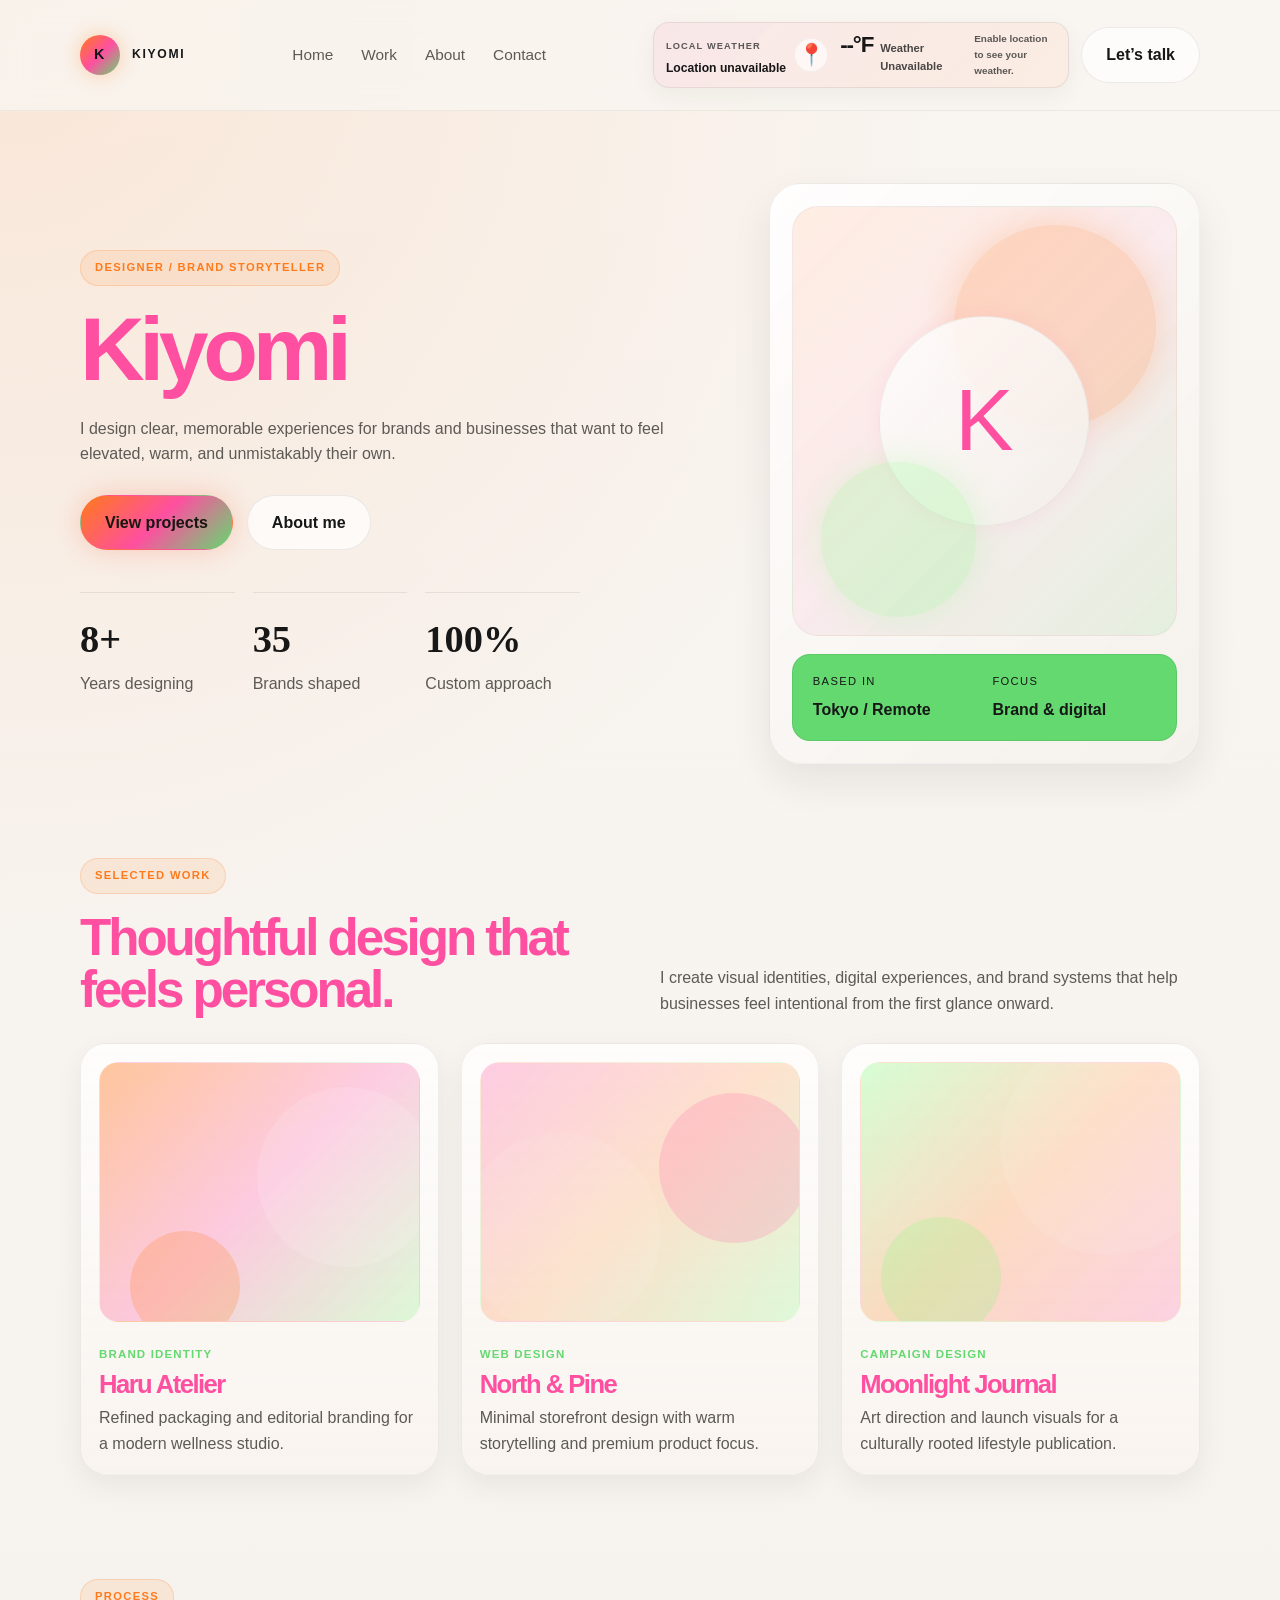
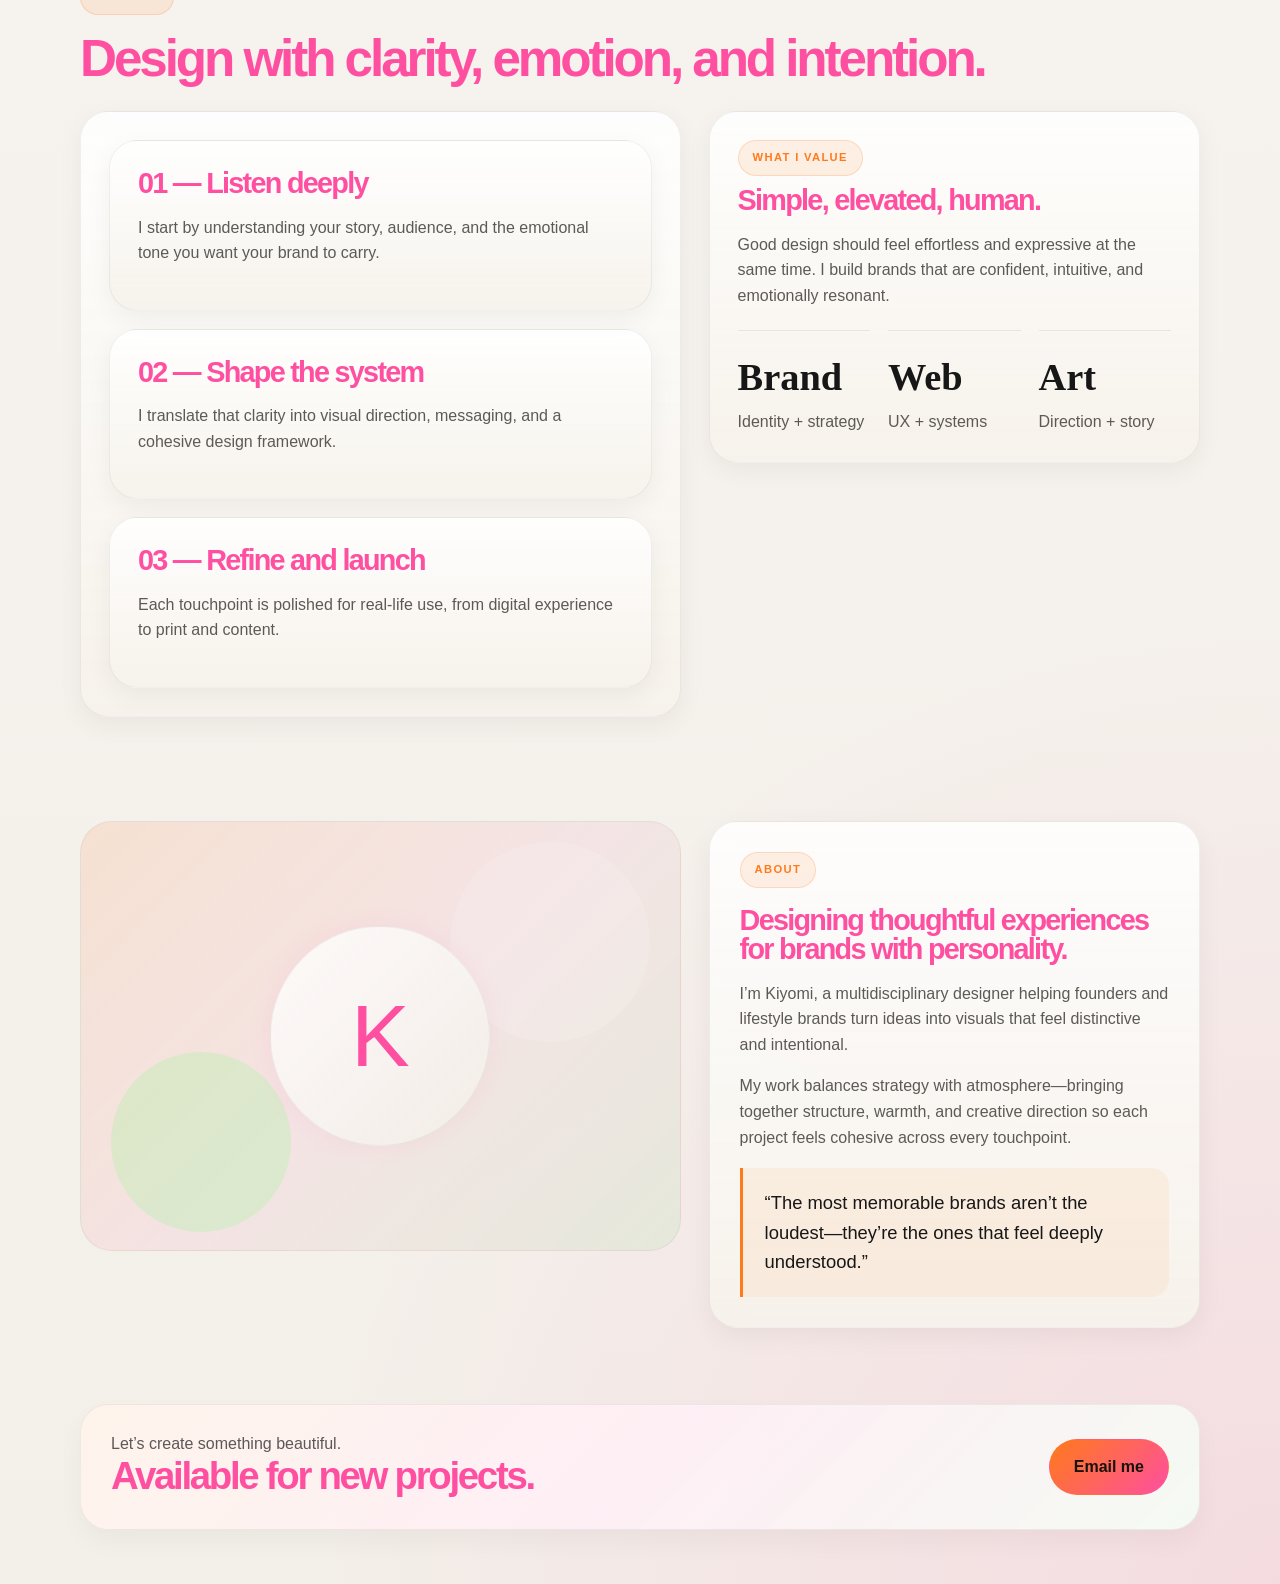
<file: index.html>
<!DOCTYPE html>
<html lang="en">
  <head>
    <meta charset="UTF-8" />
    <meta name="viewport" content="width=device-width, initial-scale=1.0" />
    <title>Kiyomi | Designer</title>
    <meta name="description" content="Kiyomi creates thoughtful brands, digital experiences, and visual storytelling for modern businesses." />
    <link rel="stylesheet" href="styles.css" />
  </head>
  <body>
    <header class="site-header">
      <div class="container navbar">
        <a href="index.html" class="brand" aria-label="Kiyomi home">
          <span class="brand-mark">K</span>
          <span>Kiyomi</span>
        </a>

        <nav class="nav-links" aria-label="Main navigation">
          <a href="index.html">Home</a>
          <a href="work.html">Work</a>
          <a href="about.html">About</a>
          <a href="contact.html">Contact</a>
        </nav>

        <div class="header-actions">
          <div class="weather-card is-loading" id="weatherCard" aria-live="polite">
            <div class="weather-header">
              <div>
                <span class="weather-label">Local weather</span>
                <div class="weather-location" id="weatherLocation">Detecting your location…</div>
              </div>
              <div class="weather-icon" id="weatherIcon" aria-hidden="true">⏳</div>
            </div>

            <div class="weather-main">
              <div class="weather-temp" id="weatherTemp">--°F</div>
              <div class="weather-condition" id="weatherCondition">Checking…</div>
            </div>

            <div class="weather-meta">
              <span class="weather-status" id="weatherStatus">Updating…</span>
            </div>
          </div>
          <a class="button button-secondary" href="contact.html">Let’s talk</a>
        </div>
      </div>
    </header>

    <main>
      <section class="page-hero">
        <div class="container hero-grid">
          <div>
            <span class="eyebrow">Designer / Brand storyteller</span>
            <h1 class="hero-title">Kiyomi</h1>
            <p class="hero-copy">
              I design clear, memorable experiences for brands and businesses that want to feel elevated,
              warm, and unmistakably their own.
            </p>

            <div class="hero-actions">
              <a class="button button-primary" href="work.html">View projects</a>
              <a class="button button-secondary" href="about.html">About me</a>
            </div>

            <div class="hero-stats" aria-label="Kiyomi profile stats">
              <div class="stat">
                <strong>8+</strong>
                <span>Years designing</span>
              </div>
              <div class="stat">
                <strong>35</strong>
                <span>Brands shaped</span>
              </div>
              <div class="stat">
                <strong>100%</strong>
                <span>Custom approach</span>
              </div>
            </div>
          </div>

          <div class="feature-panel" aria-label="Designer profile card">
            <div class="feature-art">
              <div class="feature-mark">K</div>
            </div>
            <div class="feature-meta">
              <div>
                <small>Based in</small>
                <strong>Tokyo / Remote</strong>
              </div>
              <div>
                <small>Focus</small>
                <strong>Brand &amp; digital</strong>
              </div>
            </div>

          </div>
        </div>
      </section>

      <section class="section">
        <div class="container">
          <div class="section-heading">
            <div>
              <span class="eyebrow">Selected work</span>
              <h2>Thoughtful design that feels personal.</h2>
            </div>
            <p>
              I create visual identities, digital experiences, and brand systems that help businesses feel intentional from the first glance onward.
            </p>
          </div>

          <div class="project-grid">
            <article class="project-card">
              <div class="thumb one" aria-hidden="true"></div>
              <span class="project-tag">Brand identity</span>
              <h3>Haru Atelier</h3>
              <p>Refined packaging and editorial branding for a modern wellness studio.</p>
            </article>

            <article class="project-card">
              <div class="thumb two" aria-hidden="true"></div>
              <span class="project-tag">Web design</span>
              <h3>North &amp; Pine</h3>
              <p>Minimal storefront design with warm storytelling and premium product focus.</p>
            </article>

            <article class="project-card">
              <div class="thumb three" aria-hidden="true"></div>
              <span class="project-tag">Campaign design</span>
              <h3>Moonlight Journal</h3>
              <p>Art direction and launch visuals for a culturally rooted lifestyle publication.</p>
            </article>
          </div>
        </div>
      </section>

      <section class="section">
        <div class="container">
          <div class="section-heading">
            <div>
              <span class="eyebrow">Process</span>
              <h2>Design with clarity, emotion, and intention.</h2>
            </div>
          </div>

          <div class="split-layout">
            <div class="service-card">
              <div class="service-card">
                <h3>01 — Listen deeply</h3>
                <p>I start by understanding your story, audience, and the emotional tone you want your brand to carry.</p>
              </div>
              <div class="service-card service-card-spaced">
                <h3>02 — Shape the system</h3>
                <p>I translate that clarity into visual direction, messaging, and a cohesive design framework.</p>
              </div>
              <div class="service-card service-card-spaced">
                <h3>03 — Refine and launch</h3>
                <p>Each touchpoint is polished for real-life use, from digital experience to print and content.</p>
              </div>
            </div>

            <div class="service-card">
              <span class="eyebrow eyebrow-compact">What I value</span>
              <h3>Simple, elevated, human.</h3>
              <p>
                Good design should feel effortless and expressive at the same time. I build brands that are confident, intuitive, and emotionally resonant.
              </p>
              <div class="hero-stats hero-stats-wide">
                <div class="stat">
                  <strong>Brand</strong>
                  <span>Identity + strategy</span>
                </div>
                <div class="stat">
                  <strong>Web</strong>
                  <span>UX + systems</span>
                </div>
                <div class="stat">
                  <strong>Art</strong>
                  <span>Direction + story</span>
                </div>
              </div>
            </div>
          </div>
        </div>
      </section>

      <section class="section">
        <div class="container about-grid">
          <div class="bio-art" aria-label="Portrait placeholder">
            <div class="bio-mark">K</div>
          </div>

          <div class="bio-panel">
            <span class="eyebrow">About</span>
            <h3>Designing thoughtful experiences for brands with personality.</h3>
            <p>
              I’m Kiyomi, a multidisciplinary designer helping founders and lifestyle brands turn ideas into visuals that feel distinctive and intentional.
            </p>
            <p>
              My work balances strategy with atmosphere—bringing together structure, warmth, and creative direction so each project feels cohesive across every touchpoint.
            </p>
            <div class="quote">
              “The most memorable brands aren’t the loudest—they’re the ones that feel deeply understood.”
            </div>
          </div>
        </div>
      </section>
    </main>

    <footer class="site-footer">
      <div class="container footer-card">
        <div>
          <p>Let’s create something beautiful.</p>
          <h3>Available for new projects.</h3>
        </div>
        <a class="button" href="contact.html">Email me</a>
      </div>
    </footer>

    <script src="app.js"></script>
  </body>
</html>
</file>
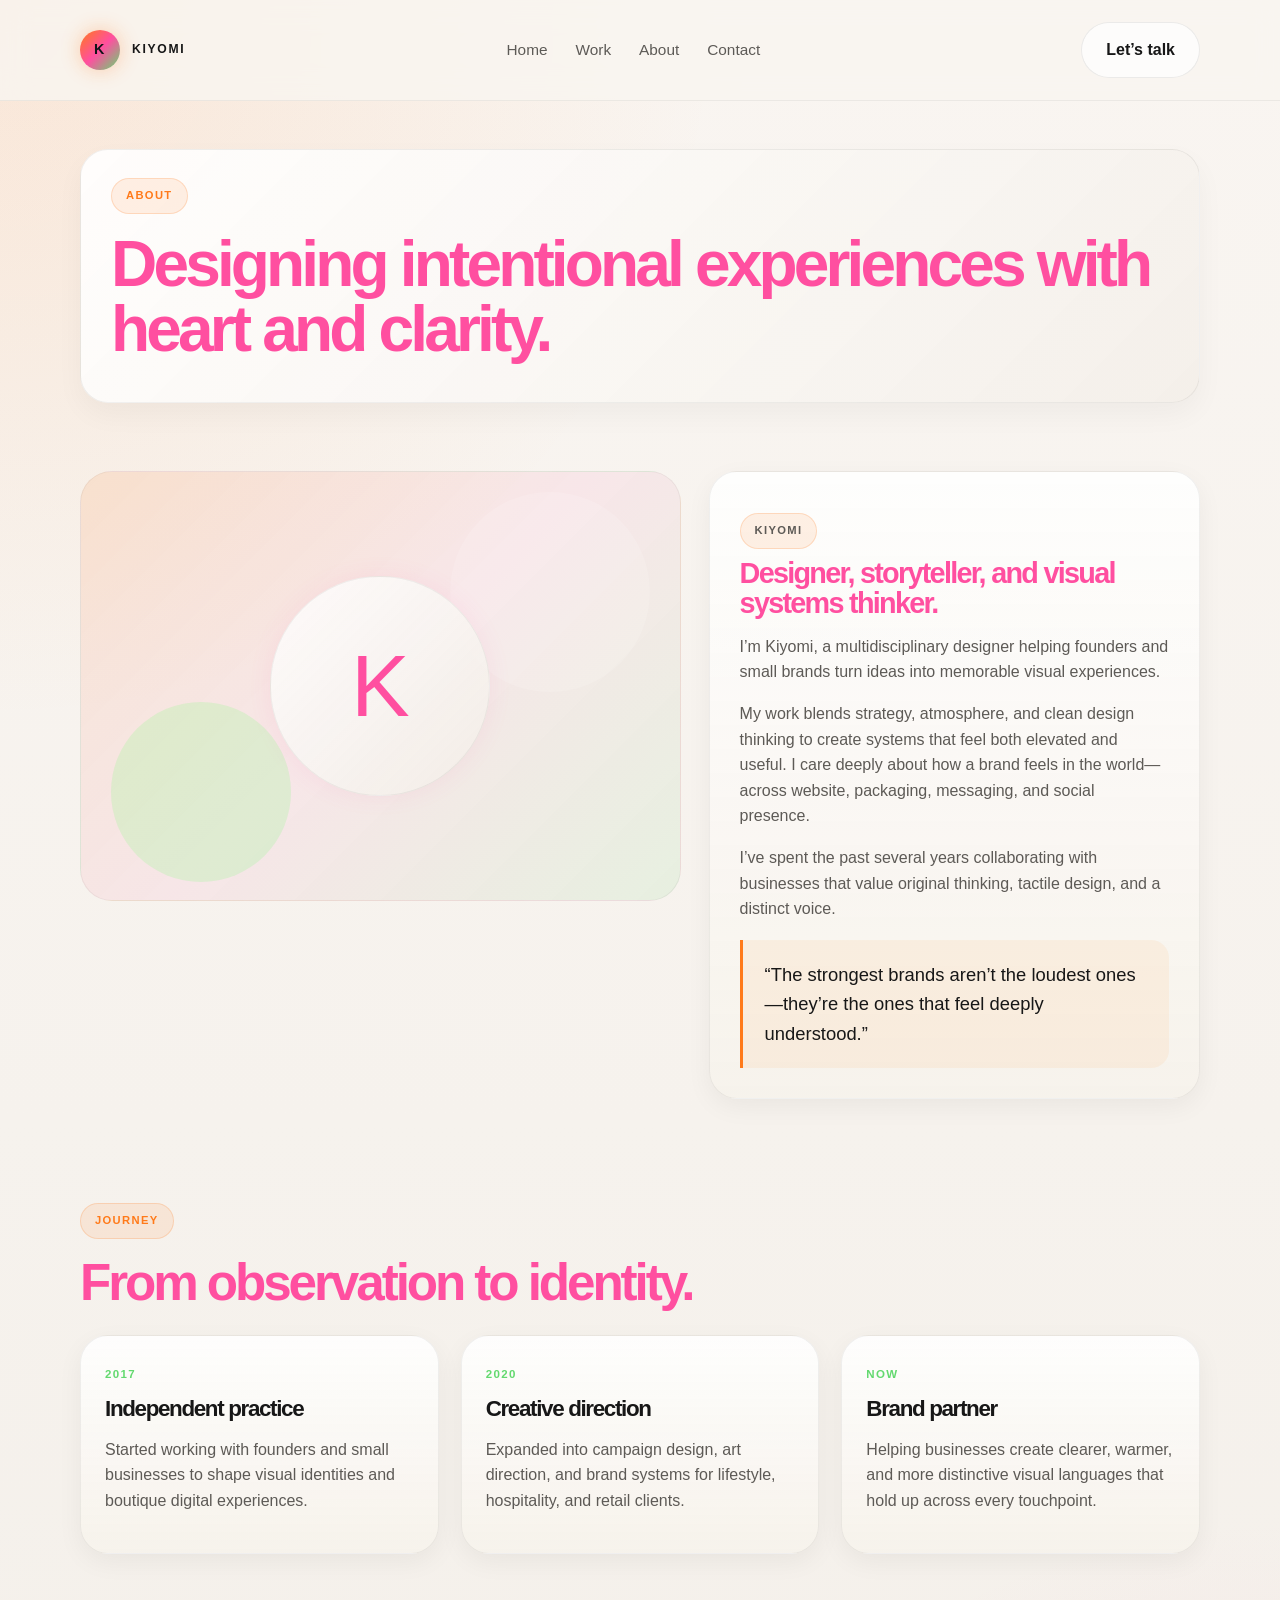
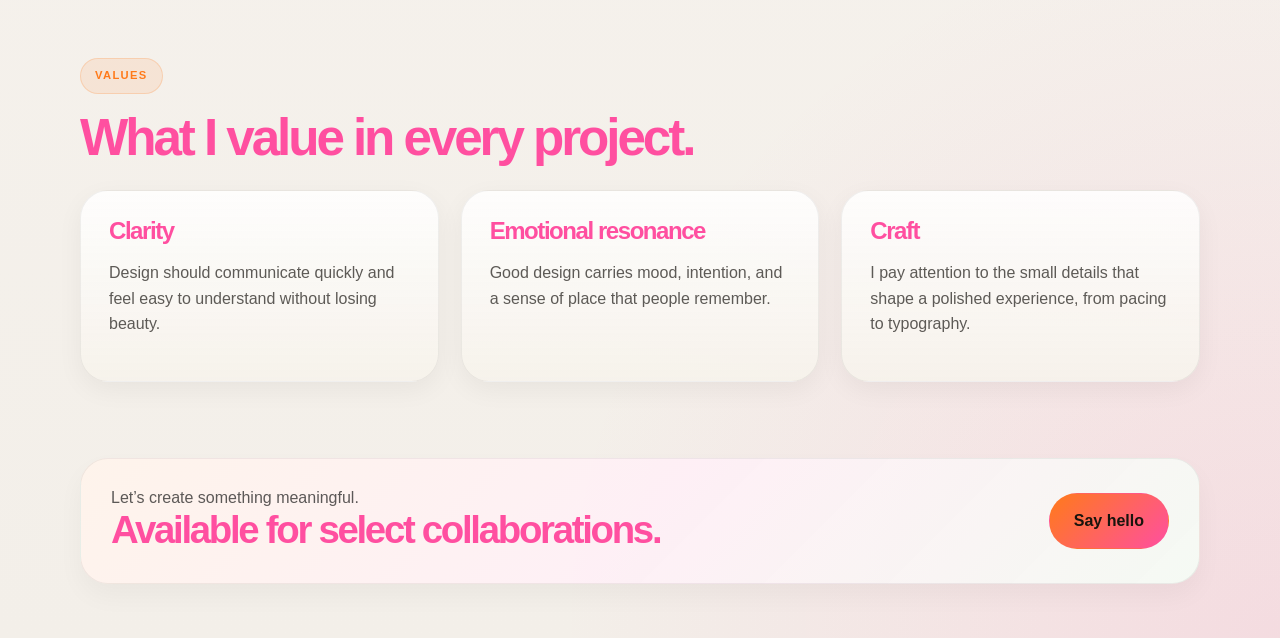
<file: about.html>
<!DOCTYPE html>
<html lang="en">
  <head>
    <meta charset="UTF-8" />
    <meta name="viewport" content="width=device-width, initial-scale=1.0" />
    <title>About | Kiyomi</title>
    <meta name="description" content="About Kiyomi, a designer creating thoughtful brands and experiences." />
    <link rel="stylesheet" href="styles.css" />
  </head>
  <body>
    <header class="site-header">
      <div class="container navbar">
        <a href="index.html" class="brand" aria-label="Kiyomi home">
          <span class="brand-mark">K</span>
          <span>Kiyomi</span>
        </a>

        <nav class="nav-links" aria-label="Main navigation">
          <a href="index.html">Home</a>
          <a href="work.html">Work</a>
          <a href="about.html">About</a>
          <a href="contact.html">Contact</a>
        </nav>

        <a class="button button-secondary" href="contact.html">Let’s talk</a>
      </div>
    </header>

    <main>
      <section class="page-banner">
        <div class="container">
          <div class="banner-box">
            <span class="eyebrow">About</span>
            <h1 class="page-title">Designing intentional experiences with heart and clarity.</h1>
          </div>
        </div>
      </section>

      <section class="section">
        <div class="container split-layout">
          <div class="bio-art" aria-label="Portrait">
            <div class="bio-mark">K</div>
          </div>

          <div class="bio-panel">
            <p class="eyebrow" style="margin-bottom: 10px;">Kiyomi</p>
            <h3>Designer, storyteller, and visual systems thinker.</h3>
            <p>I’m Kiyomi, a multidisciplinary designer helping founders and small brands turn ideas into memorable visual experiences.</p>
            <p>My work blends strategy, atmosphere, and clean design thinking to create systems that feel both elevated and useful. I care deeply about how a brand feels in the world—across website, packaging, messaging, and social presence.</p>
            <p>I’ve spent the past several years collaborating with businesses that value original thinking, tactile design, and a distinct voice.</p>

            <div class="quote">
              “The strongest brands aren’t the loudest ones—they’re the ones that feel deeply understood.”
            </div>
          </div>
        </div>
      </section>

      <section class="section">
        <div class="container">
          <div class="section-heading">
            <div>
              <span class="eyebrow">Journey</span>
              <h2>From observation to identity.</h2>
            </div>
          </div>

          <div class="timeline">
            <div class="timeline-item">
              <span class="year">2017</span>
              <h4>Independent practice</h4>
              <p>Started working with founders and small businesses to shape visual identities and boutique digital experiences.</p>
            </div>

            <div class="timeline-item">
              <span class="year">2020</span>
              <h4>Creative direction</h4>
              <p>Expanded into campaign design, art direction, and brand systems for lifestyle, hospitality, and retail clients.</p>
            </div>

            <div class="timeline-item">
              <span class="year">Now</span>
              <h4>Brand partner</h4>
              <p>Helping businesses create clearer, warmer, and more distinctive visual languages that hold up across every touchpoint.</p>
            </div>
          </div>
        </div>
      </section>

      <section class="section">
        <div class="container">
          <div class="section-heading">
            <div>
              <span class="eyebrow">Values</span>
              <h2>What I value in every project.</h2>
            </div>
          </div>

          <div class="value-grid">
            <div class="value-card">
              <h3>Clarity</h3>
              <p>Design should communicate quickly and feel easy to understand without losing beauty.</p>
            </div>

            <div class="value-card">
              <h3>Emotional resonance</h3>
              <p>Good design carries mood, intention, and a sense of place that people remember.</p>
            </div>

            <div class="value-card">
              <h3>Craft</h3>
              <p>I pay attention to the small details that shape a polished experience, from pacing to typography.</p>
            </div>
          </div>
        </div>
      </section>
    </main>

    <footer class="site-footer">
      <div class="container footer-card">
        <div>
          <p>Let’s create something meaningful.</p>
          <h3>Available for select collaborations.</h3>
        </div>
        <a class="button" href="contact.html">Say hello</a>
      </div>
    </footer>
  </body>
</html>
</file>
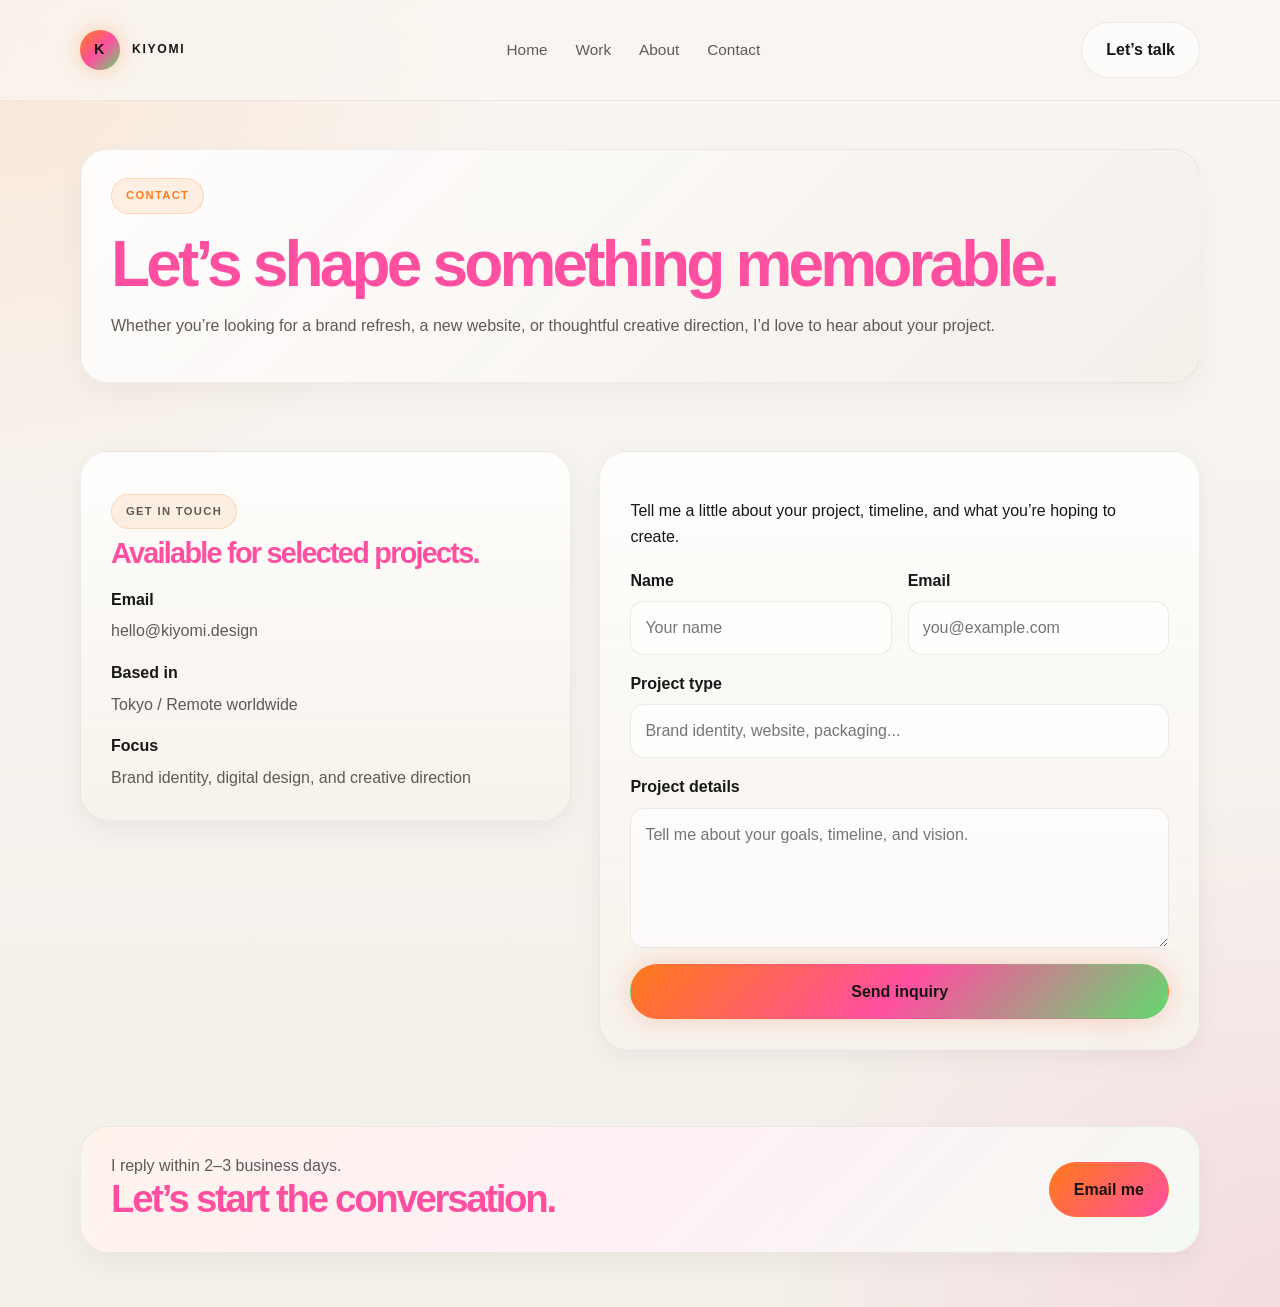
<file: contact.html>
<!DOCTYPE html>
<html lang="en">
  <head>
    <meta charset="UTF-8" />
    <meta name="viewport" content="width=device-width, initial-scale=1.0" />
    <title>Contact | Kiyomi</title>
    <meta name="description" content="Contact Kiyomi for brand design, website design, and creative direction inquiries." />
    <link rel="stylesheet" href="styles.css" />
  </head>
  <body>
    <header class="site-header">
      <div class="container navbar">
        <a href="index.html" class="brand" aria-label="Kiyomi home">
          <span class="brand-mark">K</span>
          <span>Kiyomi</span>
        </a>

        <nav class="nav-links" aria-label="Main navigation">
          <a href="index.html">Home</a>
          <a href="work.html">Work</a>
          <a href="about.html">About</a>
          <a href="contact.html">Contact</a>
        </nav>

        <a class="button button-secondary" href="contact.html">Let’s talk</a>
      </div>
    </header>

    <main>
      <section class="page-banner">
        <div class="container">
          <div class="banner-box">
            <span class="eyebrow">Contact</span>
            <h1 class="page-title">Let’s shape something memorable.</h1>
            <p>Whether you’re looking for a brand refresh, a new website, or thoughtful creative direction, I’d love to hear about your project.</p>
          </div>
        </div>
      </section>

      <section class="section">
        <div class="container contact-grid">
          <div class="info-panel">
            <p class="eyebrow" style="margin-bottom: 10px;">Get in touch</p>
            <h3>Available for selected projects.</h3>
            <ul class="info-list">
              <li>
                <strong>Email</strong>
                hello@kiyomi.design
              </li>
              <li>
                <strong>Based in</strong>
                Tokyo / Remote worldwide
              </li>
              <li>
                <strong>Focus</strong>
                Brand identity, digital design, and creative direction
              </li>
            </ul>
          </div>

          <div class="contact-panel">
            <p>Tell me a little about your project, timeline, and what you’re hoping to create.</p>
            <form class="contact-form">
              <div class="field-row">
                <div class="field">
                  <label for="name">Name</label>
                  <input id="name" type="text" name="name" placeholder="Your name" />
                </div>
                <div class="field">
                  <label for="email">Email</label>
                  <input id="email" type="email" name="email" placeholder="you@example.com" />
                </div>
              </div>

              <div class="field">
                <label for="project">Project type</label>
                <input id="project" type="text" name="project" placeholder="Brand identity, website, packaging..." />
              </div>

              <div class="field">
                <label for="message">Project details</label>
                <textarea id="message" name="message" placeholder="Tell me about your goals, timeline, and vision."></textarea>
              </div>

              <button type="submit" class="button button-primary">Send inquiry</button>
            </form>
          </div>
        </div>
      </section>
    </main>

    <footer class="site-footer">
      <div class="container footer-card">
        <div>
          <p>I reply within 2–3 business days.</p>
          <h3>Let’s start the conversation.</h3>
        </div>
        <a class="button" href="mailto:hello@kiyomi.design">Email me</a>
      </div>
    </footer>
  </body>
</html>
</file>
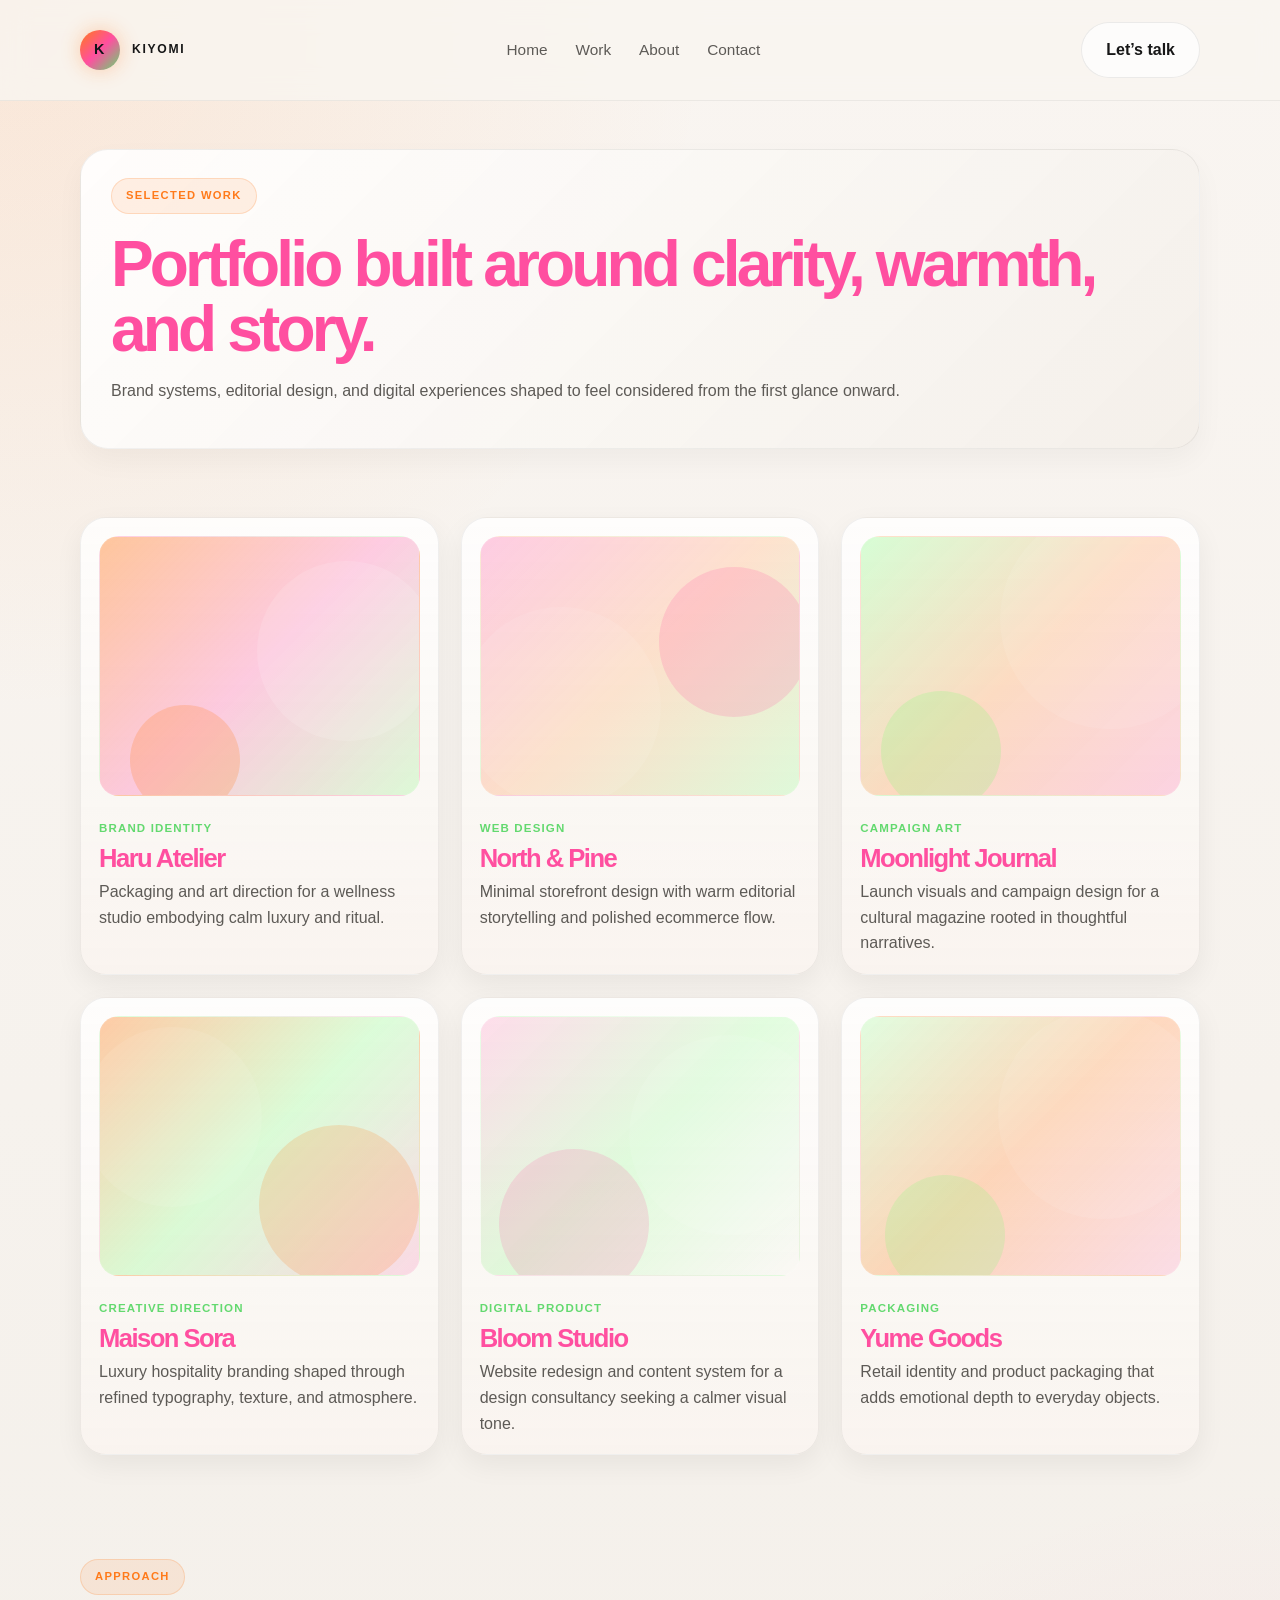
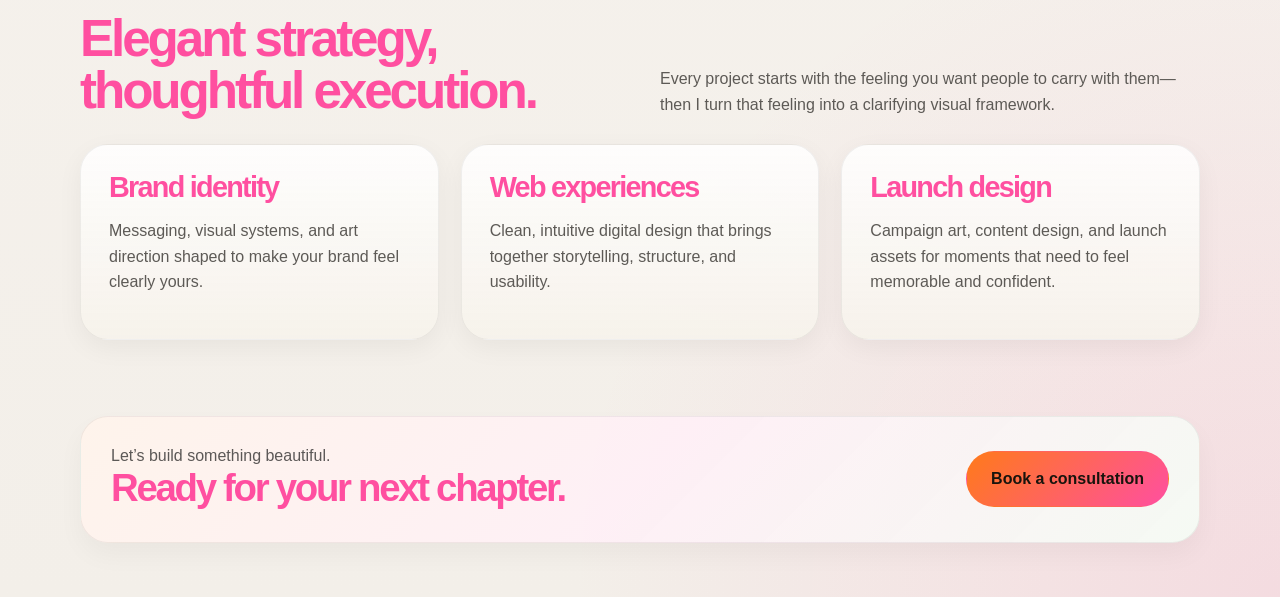
<file: work.html>
<!DOCTYPE html>
<html lang="en">
  <head>
    <meta charset="UTF-8" />
    <meta name="viewport" content="width=device-width, initial-scale=1.0" />
    <title>Work | Kiyomi</title>
    <meta name="description" content="Selected portfolio projects by Kiyomi, a multidisciplinary designer." />
    <link rel="stylesheet" href="styles.css" />
  </head>
  <body>
    <header class="site-header">
      <div class="container navbar">
        <a href="index.html" class="brand" aria-label="Kiyomi home">
          <span class="brand-mark">K</span>
          <span>Kiyomi</span>
        </a>

        <nav class="nav-links" aria-label="Main navigation">
          <a href="index.html">Home</a>
          <a href="work.html">Work</a>
          <a href="about.html">About</a>
          <a href="contact.html">Contact</a>
        </nav>

        <a class="button button-secondary" href="contact.html">Let’s talk</a>
      </div>
    </header>

    <main>
      <section class="page-banner">
        <div class="container">
          <div class="banner-box">
            <span class="eyebrow">Selected work</span>
            <h1 class="page-title">Portfolio built around clarity, warmth, and story.</h1>
            <p>Brand systems, editorial design, and digital experiences shaped to feel considered from the first glance onward.</p>
          </div>
        </div>
      </section>

      <section class="section">
        <div class="container">
          <div class="project-grid">
            <article class="project-card">
              <div class="thumb one" aria-hidden="true"></div>
              <span class="project-tag">Brand identity</span>
              <h3>Haru Atelier</h3>
              <p>Packaging and art direction for a wellness studio embodying calm luxury and ritual.</p>
            </article>

            <article class="project-card">
              <div class="thumb two" aria-hidden="true"></div>
              <span class="project-tag">Web design</span>
              <h3>North &amp; Pine</h3>
              <p>Minimal storefront design with warm editorial storytelling and polished ecommerce flow.</p>
            </article>

            <article class="project-card">
              <div class="thumb three" aria-hidden="true"></div>
              <span class="project-tag">Campaign art</span>
              <h3>Moonlight Journal</h3>
              <p>Launch visuals and campaign design for a cultural magazine rooted in thoughtful narratives.</p>
            </article>

            <article class="project-card">
              <div class="thumb four" aria-hidden="true"></div>
              <span class="project-tag">Creative direction</span>
              <h3>Maison Sora</h3>
              <p>Luxury hospitality branding shaped through refined typography, texture, and atmosphere.</p>
            </article>

            <article class="project-card">
              <div class="thumb five" aria-hidden="true"></div>
              <span class="project-tag">Digital product</span>
              <h3>Bloom Studio</h3>
              <p>Website redesign and content system for a design consultancy seeking a calmer visual tone.</p>
            </article>

            <article class="project-card">
              <div class="thumb six" aria-hidden="true"></div>
              <span class="project-tag">Packaging</span>
              <h3>Yume Goods</h3>
              <p>Retail identity and product packaging that adds emotional depth to everyday objects.</p>
            </article>
          </div>
        </div>
      </section>

      <section class="section">
        <div class="container">
          <div class="section-heading">
            <div>
              <span class="eyebrow">Approach</span>
              <h2>Elegant strategy, thoughtful execution.</h2>
            </div>
            <p>Every project starts with the feeling you want people to carry with them—then I turn that feeling into a clarifying visual framework.</p>
          </div>

          <div class="services-grid">
            <div class="service-card">
              <h3>Brand identity</h3>
              <p>Messaging, visual systems, and art direction shaped to make your brand feel clearly yours.</p>
            </div>

            <div class="service-card">
              <h3>Web experiences</h3>
              <p>Clean, intuitive digital design that brings together storytelling, structure, and usability.</p>
            </div>

            <div class="service-card">
              <h3>Launch design</h3>
              <p>Campaign art, content design, and launch assets for moments that need to feel memorable and confident.</p>
            </div>
          </div>
        </div>
      </section>
    </main>

    <footer class="site-footer">
      <div class="container footer-card">
        <div>
          <p>Let’s build something beautiful.</p>
          <h3>Ready for your next chapter.</h3>
        </div>
        <a class="button" href="contact.html">Book a consultation</a>
      </div>
    </footer>
  </body>
</html>
</file>
<file: styles.css>
:root {
  --bg: #f6f2eb;
  --bg-elevated: #fffaf6;
  --panel: rgba(255, 255, 255, 0.9);
  --panel-strong: #fffdfb;
  --ink: #171717;
  --muted: #5d5a56;
  --line: rgba(23, 23, 23, 0.08);
  --accent: #ff7a1a;
  --accent-2: #ff4fa0;
  --accent-3: #63d96f;
  --accent-4: #ffd166;
  --shadow: 0 0 24px rgba(255, 122, 26, 0.18), 0 0 32px rgba(255, 79, 160, 0.1);
}

* {
  box-sizing: border-box;
}

html {
  scroll-behavior: smooth;
}

body {
  margin: 0;
  font-family: "Inter", "Segoe UI", sans-serif;
  line-height: 1.6;
  color: var(--ink);
  background:
    radial-gradient(circle at top left, rgba(255, 122, 26, 0.12), transparent 28%),
    radial-gradient(circle at bottom right, rgba(255, 79, 160, 0.12), transparent 28%),
    linear-gradient(180deg, #f9f5f1 0%, #f3efe9 100%);
}

img {
  max-width: 100%;
  display: block;
}

a {
  color: inherit;
  text-decoration: none;
}

button,
input,
textarea {
  font: inherit;
}

.container {
  width: min(1120px, calc(100% - 32px));
  margin: 0 auto;
}

.site-header {
  position: sticky;
  top: 0;
  z-index: 20;
  background: rgba(249, 245, 241, 0.8);
  backdrop-filter: blur(14px);
  border-bottom: 1px solid rgba(23, 23, 23, 0.06);
}

.navbar {
  display: flex;
  align-items: center;
  justify-content: space-between;
  gap: 18px;
  padding: 22px 0;
}

.brand {
  display: inline-flex;
  align-items: center;
  gap: 12px;
  letter-spacing: 0.14em;
  text-transform: uppercase;
  font-size: 0.76rem;
  font-weight: 700;
}

.brand-mark {
  width: 40px;
  height: 40px;
  border-radius: 50%;
  display: grid;
  place-items: center;
  background: linear-gradient(135deg, var(--accent), var(--accent-2), var(--accent-3));
  color: #111417;
  font-size: 0.9rem;
  box-shadow: 0 0 20px rgba(255, 122, 26, 0.32);
}

.nav-links {
  display: flex;
  align-items: center;
  gap: 28px;
  color: var(--muted);
  font-size: 0.96rem;
}

.nav-links a:hover,
.nav-links a:focus-visible {
  color: var(--ink);
}

.button {
  display: inline-flex;
  align-items: center;
  justify-content: center;
  border-radius: 999px;
  padding: 14px 24px;
  border: 1px solid transparent;
  font-weight: 700;
  transition: transform 0.2s ease, box-shadow 0.2s ease;
}

.button:hover {
  transform: translateY(-1px);
}

.button-primary {
  background: linear-gradient(135deg, var(--accent), var(--accent-2), var(--accent-3));
  color: #171611;
  box-shadow: var(--shadow);
}

.button-secondary {
  border-color: rgba(23, 23, 23, 0.08);
  background: rgba(255, 255, 255, 0.7);
  color: var(--ink);
}

.page-hero {
  padding: 72px 0 42px;
}

.eyebrow {
  display: inline-block;
  margin-bottom: 18px;
  padding: 8px 14px;
  border-radius: 999px;
  background: rgba(255, 122, 26, 0.1);
  border: 1px solid rgba(255, 122, 26, 0.2);
  color: var(--accent);
  font-size: 0.7rem;
  font-weight: 700;
  letter-spacing: 0.12em;
  text-transform: uppercase;
}

h1,
h2,
h3,
h4 {
  margin-top: 0;
  letter-spacing: -0.06em;
  line-height: 1.02;
  font-family: "Arial", "Segoe UI", sans-serif;
  font-weight: 800;
}

.hero-title,
.page-title,
.section-heading h2,
.project-card h3,
.service-card h3,
.bio-panel h3,
.value-card h3,
.info-panel h3,
.footer-card h3 {
  color: var(--accent-2);
}

.hero-title {
  font-size: clamp(3.2rem, 7vw, 6rem);
  margin-bottom: 20px;
}

.page-title {
  font-size: clamp(2.5rem, 5vw, 4.3rem);
  margin-bottom: 12px;
}

.hero-copy,
.lead,
.text,
.project-card p,
.info-list li,
.form-panel p,
.timeline-item p,
.service-card p,
.bio-panel p,
.value-card p,
.info-panel p,
.banner-box p,
.section-heading p,
.footer-card p,
.stat span,
.feature-meta small {
  color: var(--muted);
}

.hero-grid {
  display: grid;
  grid-template-columns: 1.2fr 0.8fr;
  gap: 42px;
  align-items: center;
}

.hero-actions {
  display: flex;
  flex-wrap: wrap;
  gap: 14px;
  margin-top: 28px;
}

.hero-stats {
  display: grid;
  grid-template-columns: repeat(3, minmax(110px, 1fr));
  gap: 18px;
  margin-top: 42px;
  width: min(500px, 100%);
}

.stat {
  padding-top: 16px;
  border-top: 1px solid var(--line);
}

.stat strong {
  display: block;
  font-size: clamp(1.8rem, 3vw, 2.6rem);
  font-family: Georgia, "Times New Roman", serif;
  color: var(--ink);
}

.feature-panel {
  background: linear-gradient(135deg, rgba(255, 255, 255, 0.9), rgba(244, 240, 235, 0.95));
  border: 1px solid rgba(23, 23, 23, 0.06);
  border-radius: 32px;
  padding: 22px;
  box-shadow: 0 18px 40px rgba(23, 23, 23, 0.08);
}

.feature-art {
  position: relative;
  height: 430px;
  border-radius: 26px;
  background: linear-gradient(135deg, rgba(255, 122, 26, 0.12), rgba(255, 79, 160, 0.08), rgba(99, 217, 111, 0.12));
  overflow: hidden;
  display: grid;
  place-items: center;
  border: 1px solid rgba(23, 23, 23, 0.04);
}

.feature-art::before,
.feature-art::after {
  content: "";
  position: absolute;
  border-radius: 50%;
}

.feature-art::before {
  width: 202px;
  height: 202px;
  top: 18px;
  right: 20px;
  background: rgba(255, 122, 26, 0.2);
  box-shadow: 0 0 36px rgba(255, 122, 26, 0.24);
}

.feature-art::after {
  width: 155px;
  height: 155px;
  left: 28px;
  bottom: 18px;
  background: rgba(114, 255, 111, 0.2);
  box-shadow: 0 0 36px rgba(114, 255, 111, 0.2);
}

.feature-mark {
  position: relative;
  width: 210px;
  height: 210px;
  border-radius: 50%;
  background: linear-gradient(135deg, rgba(255, 255, 255, 0.8), rgba(243, 237, 232, 0.96));
  border: 1px solid rgba(23, 23, 23, 0.05);
  color: var(--accent-2);
  display: grid;
  place-items: center;
  font-size: 5.5rem;
  font-family: "Arial", "Segoe UI", sans-serif;
  box-shadow: 0 0 18px rgba(255, 79, 160, 0.08);
}

.feature-meta {
  display: grid;
  grid-template-columns: repeat(2, minmax(0, 1fr));
  gap: 16px;
  margin-top: 18px;
  padding: 18px 20px;
  border-radius: 18px;
  background: var(--accent-3);
  border: 1px solid rgba(23, 23, 23, 0.08);
}

.feature-meta small {
  display: block;
  margin-bottom: 6px;
  font-size: 0.7rem;
  letter-spacing: 0.12em;
  text-transform: uppercase;
  color: var(--ink);
}

.section {
  padding: 52px 0;
}

.section-heading {
  display: flex;
  align-items: end;
  justify-content: space-between;
  gap: 24px;
  margin-bottom: 26px;
}

.section-heading h2 {
  font-size: clamp(2.15rem, 4vw, 3.5rem);
  margin-bottom: 0;
}

.section-heading p {
  max-width: 540px;
  margin: 0;
}

.project-grid,
.services-grid,
.contact-grid,
.timeline,
.value-grid {
  display: grid;
  gap: 22px;
}

.project-grid {
  grid-template-columns: repeat(3, minmax(0, 1fr));
}

.project-card {
  background: linear-gradient(180deg, rgba(255, 255, 255, 0.82), rgba(249, 244, 239, 0.92));
  border: 1px solid rgba(23, 23, 23, 0.06);
  border-radius: 26px;
  padding: 18px;
  transition: transform 0.2s ease, box-shadow 0.2s ease;
  box-shadow: 0 10px 28px rgba(23, 23, 23, 0.06);
}

.project-card:hover {
  transform: translateY(-4px);
  box-shadow: 0 0 20px rgba(255, 122, 26, 0.12), 0 18px 30px rgba(23, 23, 23, 0.08);
}

.thumb {
  position: relative;
  height: 260px;
  border-radius: 20px;
  margin-bottom: 18px;
  overflow: hidden;
  border: 1px solid rgba(255, 255, 255, 0.08);
}

.thumb::before,
.thumb::after {
  content: "";
  position: absolute;
  border-radius: 50%;
}

.thumb.one { background: linear-gradient(135deg, rgba(255,122,26,0.42), rgba(255,79,160,0.28), rgba(114,255,111,0.22)); }
.thumb.two { background: linear-gradient(135deg, rgba(255,79,160,0.28), rgba(255,122,26,0.2), rgba(114,255,111,0.2)); }
.thumb.three { background: linear-gradient(135deg, rgba(114,255,111,0.28), rgba(255,122,26,0.24), rgba(255,79,160,0.22)); }
.thumb.four { background: linear-gradient(135deg, rgba(255,122,26,0.38), rgba(114,255,111,0.24), rgba(255,79,160,0.18)); }
.thumb.five { background: linear-gradient(135deg, rgba(255,79,160,0.18), rgba(114,255,111,0.2), rgba(255,255,255,0.08)); }
.thumb.six { background: linear-gradient(135deg, rgba(114,255,111,0.2), rgba(255,122,26,0.28), rgba(255,79,160,0.16)); }

.thumb.one::before { width: 180px; height: 180px; right: -18px; top: 24px; background: rgba(255,255,255,0.12); }
.thumb.one::after { width: 110px; height: 110px; left: 30px; bottom: -20px; background: rgba(255,122,26,0.22); }

.thumb.two::before { width: 200px; height: 200px; left: -20px; bottom: -12px; background: rgba(255,255,255,0.08); }
.thumb.two::after { width: 150px; height: 150px; right: -10px; top: 30px; background: rgba(255,79,160,0.18); }

.thumb.three::before { width: 220px; height: 220px; right: -40px; top: -28px; background: rgba(255,255,255,0.08); }
.thumb.three::after { width: 120px; height: 120px; left: 20px; bottom: -16px; background: rgba(114,255,111,0.2); }

.thumb.four::before { width: 180px; height: 180px; left: -18px; top: 10px; background: rgba(255,255,255,0.08); }
.thumb.four::after { width: 160px; height: 160px; right: 0; bottom: -10px; background: rgba(255,122,26,0.18); }

.thumb.five::before { width: 200px; height: 200px; right: -30px; top: 18px; background: rgba(255,255,255,0.08); }
.thumb.five::after { width: 150px; height: 150px; left: 18px; bottom: -24px; background: rgba(255,79,160,0.16); }

.thumb.six::before { width: 210px; height: 210px; right: -28px; top: -8px; background: rgba(255,255,255,0.08); }
.thumb.six::after { width: 120px; height: 120px; left: 24px; bottom: -20px; background: rgba(114,255,111,0.18); }

.project-tag {
  display: inline-block;
  margin-bottom: 8px;
  color: var(--accent-3);
  font-size: 0.72rem;
  font-weight: 700;
  letter-spacing: 0.1em;
  text-transform: uppercase;
}

.project-card h3 {
  margin: 0 0 8px;
  font-size: 1.6rem;
}

.project-card p {
  margin: 0;
}

.services-grid {
  grid-template-columns: repeat(3, minmax(0, 1fr));
}

.service-card,
.contact-panel,
.info-panel,
.bio-panel,
.timeline-item,
.value-card {
  background: linear-gradient(180deg, rgba(255, 255, 255, 0.86), rgba(246, 242, 235, 0.96));
  border: 1px solid rgba(23, 23, 23, 0.06);
  border-radius: 28px;
  padding: 28px;
  box-shadow: 0 8px 26px rgba(23, 23, 23, 0.05);
}

.service-card h3,
.info-panel h3,
.bio-panel h3,
.value-card h3 {
  font-size: 1.8rem;
  margin-bottom: 12px;
}

.page-banner {
  padding: 48px 0 16px;
}

.banner-box {
  padding: 28px 30px;
  background: linear-gradient(135deg, rgba(255, 255, 255, 0.9), rgba(244, 239, 233, 0.96));
  border: 1px solid rgba(23, 23, 23, 0.06);
  border-radius: 28px;
  box-shadow: 0 12px 28px rgba(23, 23, 23, 0.04);
}

.split-layout,
.contact-grid,
.about-grid {
  display: grid;
  grid-template-columns: 1.1fr 0.9fr;
  gap: 28px;
  align-items: start;
}

.bio-panel {
  padding: 30px;
}

.bio-panel p {
  margin-bottom: 16px;
}

.quote {
  margin-top: 18px;
  padding: 20px 22px;
  border-left: 3px solid var(--accent);
  background: rgba(255, 122, 26, 0.07);
  border-radius: 0 18px 18px 0;
  font-family: "Arial", "Segoe UI", sans-serif;
  font-size: 1.15rem;
  color: var(--ink);
}

.bio-art {
  min-height: 430px;
  border-radius: 32px;
  background: linear-gradient(135deg, rgba(255, 122, 26, 0.12), rgba(255, 79, 160, 0.08), rgba(99, 217, 111, 0.1));
  border: 1px solid rgba(23, 23, 23, 0.05);
  position: relative;
  overflow: hidden;
}

.bio-art::before {
  content: "";
  position: absolute;
  width: 200px;
  height: 200px;
  border-radius: 50%;
  background: rgba(255,255,255,0.12);
  right: 30px;
  top: 20px;
}

.bio-art::after {
  content: "";
  width: 180px;
  height: 180px;
  position: absolute;
  border-radius: 50%;
  background: rgba(114,255,111,0.18);
  left: 30px;
  bottom: 18px;
}

.bio-mark {
  position: absolute;
  left: 50%;
  top: 50%;
  transform: translate(-50%, -50%);
  width: 220px;
  height: 220px;
  border-radius: 50%;
  background: linear-gradient(135deg, rgba(255,255,255,0.82), rgba(242,236,230,0.96));
  border: 1px solid rgba(23, 23, 23, 0.05);
  color: var(--accent-2);
  display: grid;
  place-items: center;
  font-size: 5.5rem;
  font-family: "Arial", "Segoe UI", sans-serif;
  box-shadow: 0 0 24px rgba(255, 79, 160, 0.08);
}

.timeline {
  grid-template-columns: repeat(3, minmax(0, 1fr));
  margin-top: 24px;
}

.timeline-item {
  padding: 24px;
}

.timeline-item .year {
  display: inline-block;
  margin-bottom: 14px;
  color: var(--accent-3);
  font-size: 0.72rem;
  letter-spacing: 0.12em;
  text-transform: uppercase;
  font-weight: 700;
}

.timeline-item h4 {
  font-size: 1.4rem;
  margin-bottom: 10px;
  color: var(--ink);
}

.value-grid {
  grid-template-columns: repeat(3, minmax(0, 1fr));
}

.value-card h3 {
  font-size: 1.5rem;
  margin-bottom: 10px;
}

.contact-grid {
  grid-template-columns: 0.9fr 1.1fr;
}

.info-panel,
.contact-panel {
  padding: 30px;
}

.info-list {
  list-style: none;
  padding: 0;
  margin: 18px 0 0;
  display: grid;
  gap: 16px;
}

.info-list strong {
  display: block;
  margin-bottom: 6px;
  color: var(--ink);
}

.contact-form {
  display: grid;
  gap: 16px;
  margin-top: 18px;
}

.field-row {
  display: grid;
  grid-template-columns: 1fr 1fr;
  gap: 16px;
}

.field {
  display: grid;
  gap: 8px;
}

.field label {
  font-weight: 600;
  color: var(--ink);
}

.field input,
.field textarea {
  width: 100%;
  border: 1px solid rgba(23, 23, 23, 0.08);
  border-radius: 14px;
  background: rgba(255, 255, 255, 0.7);
  padding: 13px 14px;
  color: var(--ink);
}

.field input:focus,
.field textarea:focus {
  outline: 1px solid rgba(255, 122, 26, 0.3);
  box-shadow: 0 0 0 4px rgba(255, 122, 26, 0.08);
}

.field textarea {
  min-height: 140px;
  resize: vertical;
}

.site-footer {
  padding: 24px 0 54px;
}

.footer-card {
  display: flex;
  align-items: center;
  justify-content: space-between;
  gap: 18px;
  background: linear-gradient(135deg, rgba(255, 122, 26, 0.08), rgba(255, 79, 160, 0.08), rgba(99, 217, 111, 0.06)), rgba(255, 255, 255, 0.88);
  border: 1px solid rgba(23, 23, 23, 0.06);
  color: #171717;
  border-radius: 28px;
  padding: 26px 30px;
  box-shadow: 0 12px 26px rgba(23, 23, 23, 0.04);
}

.footer-card h3 {
  margin: 0 0 8px;
  font-size: clamp(1.8rem, 3vw, 2.8rem);
}

.footer-card p {
  margin: 0;
  color: rgba(23, 23, 23, 0.7);
}

.footer-card .button {
  background: linear-gradient(135deg, var(--accent), var(--accent-2));
  color: #18140d;
}

.header-actions {
  display: flex;
  align-items: center;
  gap: 12px;
}

.weather-card {
  display: flex;
  align-items: center;
  gap: 12px;
  margin: 0;
  padding: 8px 12px;
  border: 1px solid rgba(20, 20, 20, 0.08);
  border-radius: 16px;
  background: linear-gradient(135deg, rgba(255, 122, 26, 0.08), rgba(255, 79, 160, 0.07), rgba(99, 217, 111, 0.05));
  box-shadow: 0 8px 24px rgba(17, 17, 17, 0.05);
}

.weather-header {
  display: flex;
  align-items: center;
  gap: 8px;
}

.weather-label {
  display: inline-block;
  font-size: 0.58rem;
  font-weight: 700;
  letter-spacing: 0.12em;
  text-transform: uppercase;
  color: rgba(23, 23, 23, 0.7);
  white-space: nowrap;
}

.weather-location {
  margin-top: 2px;
  font-size: 0.76rem;
  font-weight: 700;
  color: #171717;
  white-space: nowrap;
}

.weather-icon {
  display: grid;
  place-items: center;
  width: 34px;
  height: 34px;
  flex: 0 0 34px;
  border-radius: 50%;
  background: rgba(255, 255, 255, 0.6);
  font-size: 1.35rem;
  box-shadow: inset 0 0 0 1px rgba(17, 17, 17, 0.04);
}

.weather-main {
  display: flex;
  align-items: baseline;
  gap: 7px;
  margin: 0;
}

.weather-temp {
  font-size: 1.4rem;
  line-height: 1;
  font-weight: 800;
  letter-spacing: -0.05em;
  color: #171717;
  white-space: nowrap;
}

.weather-condition {
  font-size: 0.7rem;
  font-weight: 700;
  color: rgba(23, 23, 23, 0.78);
  text-transform: capitalize;
  max-width: 82px;
}

.weather-meta {
  margin: 0;
  font-size: 0.62rem;
  color: rgba(23, 23, 23, 0.7);
  max-width: 82px;
}

.weather-status {
  font-weight: 600;
}

.weather-card.is-loading {
  opacity: 0.9;
}

.weather-card.is-error {
  background: linear-gradient(135deg, rgba(255, 79, 160, 0.08), rgba(255, 122, 26, 0.07));
}

.service-card-spaced {
  margin-top: 18px;
}

.eyebrow-compact {
  margin-bottom: 10px;
}

.hero-stats-wide {
  width: 100%;
  margin-top: 22px;
}

@media (max-width: 900px) {
  .hero-grid,
  .project-grid,
  .services-grid,
  .split-layout,
  .contact-grid,
  .timeline,
  .value-grid,
  .about-grid {
    grid-template-columns: 1fr;
  }

  .nav-links {
    display: none;
  }
}

@media (max-width: 560px) {
  .navbar {
    flex-wrap: wrap;
    padding: 14px 0;
  }

  .header-actions {
    width: 100%;
    justify-content: space-between;
    gap: 8px;
  }

  .weather-card {
    flex: 1;
    min-width: 0;
    gap: 8px;
    padding: 7px 9px;
  }

  .weather-card .weather-condition,
  .weather-card .weather-meta {
    display: none;
  }

  .header-actions .button {
    width: auto;
    padding: 11px 16px;
  }

  .hero-title {
    font-size: 2.9rem;
  }

  .page-title {
    font-size: 2.5rem;
  }

  .hero-actions,
  .field-row,
  .footer-card,
  .section-heading {
    grid-template-columns: 1fr;
    flex-direction: column;
    align-items: flex-start;
  }

  .button {
    width: 100%;
  }

  .hero-stats {
    grid-template-columns: 1fr;
  }
}
</file>
